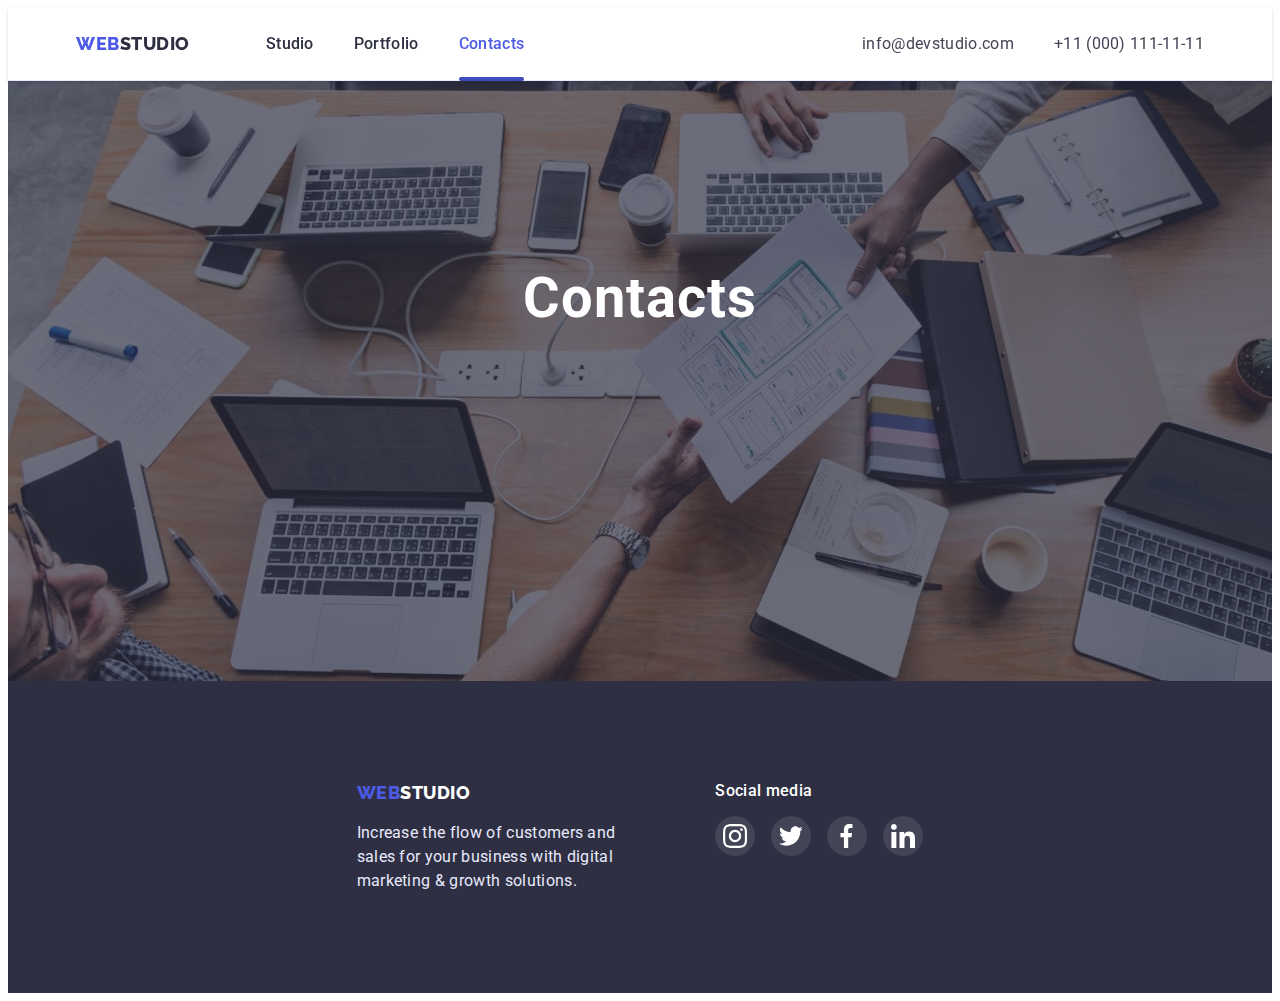
<file: contacts.html>
<!DOCTYPE html>
<html lang="en">
<head>
    <meta charset="UTF-8">
    <meta http-equiv="X-UA-Compatible" content="IE=edge">
    <meta name="viewport" content="width=device-width, initial-scale=1.0">
    <title class="title">
        Студія
    </title>
    <link rel="stylesheet" href="https://cdnjs.cloudflare.com/ajax/libs/modern-normalize/1.1.0/modern-normalize.min.css" integrity="sha512-wpPYUAdjBVSE4KJnH1VR1HeZfpl1ub8YT/NKx4PuQ5NmX2tKuGu6U/JRp5y+Y8XG2tV+wKQpNHVUX03MfMFn9Q==" crossorigin="anonymous" referrerpolicy="no-referrer" />
    <link rel="preconnect" href="https://fonts.googleapis.com"><link rel="preconnect" href="https://fonts.gstatic.com" crossorigin><link href="https://fonts.googleapis.com/css2?family=Raleway:wght@800&family=Roboto:wght@400;500;700;900&display=swap" rel="stylesheet">
    <link rel="stylesheet" href="./css/style.css">
   </head>
<body>

      <header class="header">
        
       <div class="container header-flex">
       
            <a class="header-logo" href="./index.html">Web <span class="header-logo-span">Studio</span></a>
        <nav class="header-nav">
       <ul class="header-list">
        <li class="header-item"><a class="header-link link" href="studio.html">Studio</a> </li>
        <li class="header-item"><a class="header-link link" href="portfolio.html">Portfolio</a> </li>
        <li class="header-item"><a class="header-link link current " href="contacts.html">Contacts</a>  </li>
       </ul>
        </nav> 
        
        <ul class="contacts-list"> 
            <li class="contacts-item"> <a class="contacts-link" href="mailto:info@devstudio.com">info@devstudio.com</a></li> 
         <li class="contacts-item"> <a class="contacts-link" href="tel:+110001111111">+11 (000) 111-11-11</a> </li>
         </ul>
     
       </div>
    
    </header>
    
    <main>
        <section class="hero">
         <div class="container">
             <h1 class="hero-title">Contacts</h1>
         </div>
        </section>
    
       </main>
   
   <footer class="footer">
    <div class="container footer-container">
         
            <div class="footer-content">
                <a class="footer-logo" href="./index.html">Web <span class="footer-logo-span">Studio</span></a>
                <p class="footer-text">
                    Increase the flow of customers and <br> sales for your business with digital <br> marketing & growth solutions.
                
                    <p>
            </div>
          

        
            <div class="soc-media">
                <p class="footer-soc-text">Social media</p>
                <ul class="footer-soc-list">
                   
                    <li class="footer-soc-item"><a href="" class="footer-soc-link">
                        <svg class="footer-soc-icon" width="24" height="24">
                            <use href="./img/icons.svg#icon-instagram"></use>
                        </svg>
                    </a></li>
                    <li class="footer-soc-item"><a href="" class="footer-soc-link">
                        <svg class="footer-soc-icon" width="24" height="24">
                            <use href="./img/icons.svg#icon-twitter"></use>
                        </svg>
                    </a></li>
                    <li class="footer-soc-item"><a href="" class="footer-soc-link">
                        <svg class="footer-soc-icon" width="24" height="24">
                            <use href="./img/icons.svg#icon-facebook"></use>
                        </svg>
                    </a></li>
                    <li class="footer-soc-item"><a href="" class="footer-soc-link">
                        <svg class="footer-soc-icon" width="24" height="24">
                            <use href="./img/icons.svg#icon-linkedin"></use>
                        </svg>
                    </a></li>
                </ul>
             </div>
    
    </div>
</footer>
</body>
</html>
</file>
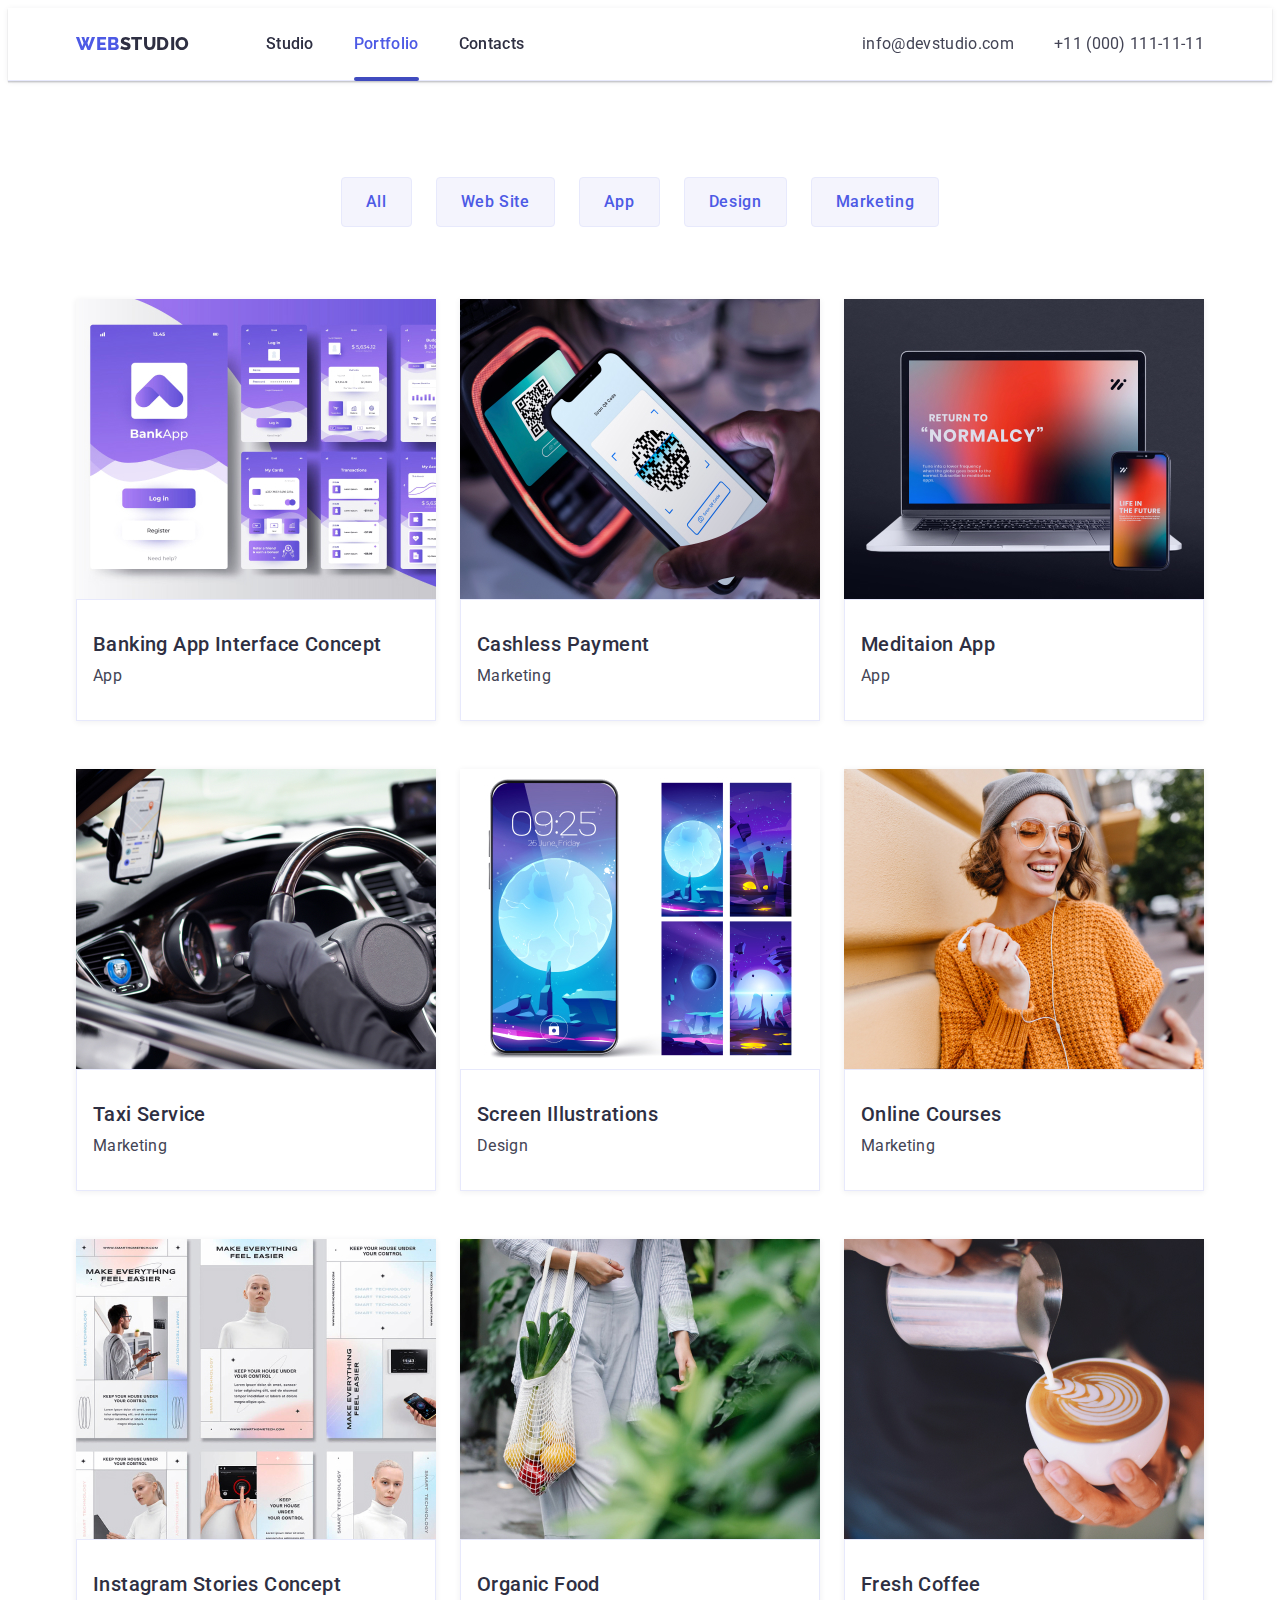
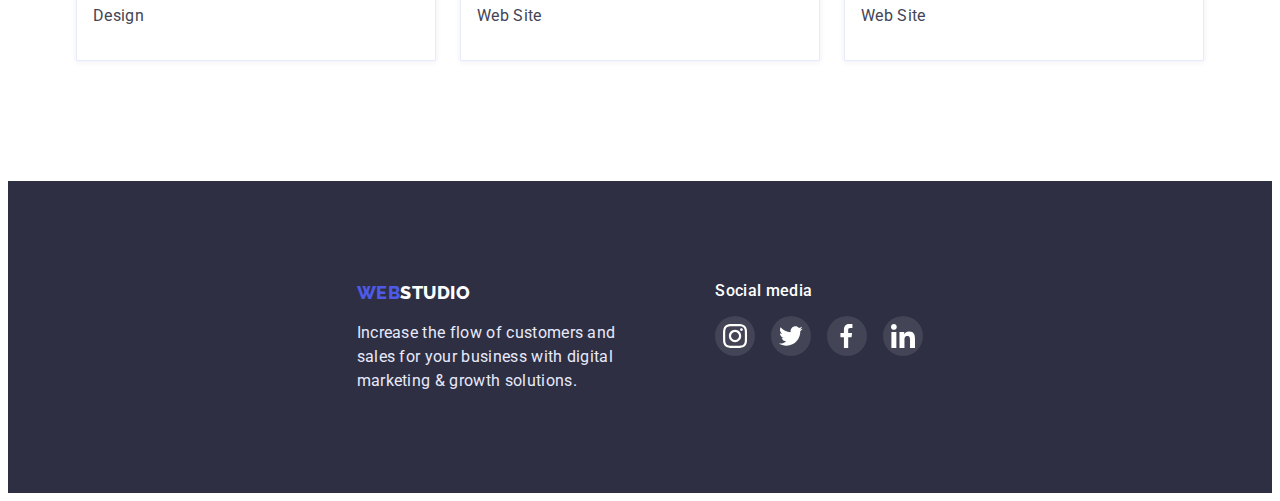
<file: portfolio.html>
<!DOCTYPE html>
<html lang="en">
<head>
    <meta charset="UTF-8">
    <meta http-equiv="X-UA-Compatible" content="IE=edge">
    <meta name="viewport" content="width=device-width, initial-scale=1.0">
    <title>Document</title>
    <title class="title">Портфоліо</title>
    <link rel="stylesheet" href="https://cdnjs.cloudflare.com/ajax/libs/modern-normalize/1.1.0/modern-normalize.min.css" integrity="sha512-wpPYUAdjBVSE4KJnH1VR1HeZfpl1ub8YT/NKx4PuQ5NmX2tKuGu6U/JRp5y+Y8XG2tV+wKQpNHVUX03MfMFn9Q==" crossorigin="anonymous" referrerpolicy="no-referrer" />
    <link rel="preconnect" href="https://fonts.googleapis.com"><link rel="preconnect" href="https://fonts.gstatic.com" crossorigin><link href="https://fonts.googleapis.com/css2?family=Raleway:wght@800&family=Roboto:wght@400;500;700;900&display=swap" rel="stylesheet">

    <link rel="stylesheet" href="./css/style.css">
    
</head>
<body>
    
    <header class="header">
        
        <div class="container header-flex">
        
             <a class="header-logo" href="./index.html">Web <span class="header-logo-span">Studio</span></a>
         <nav class="header-nav">
        <ul class="header-list">
         <li class="header-item"><a class="header-link link" href="studio.html">Studio</a> </li>
         <li class="header-item"><a class="header-link link current" href="portfolio.html">Portfolio</a> </li>
         <li class="header-item"><a class="header-link link" href="contacts.html">Contacts</a>  </li>
        </ul>
         </nav> 
         
         <ul class="contacts-list"> 
             <li class="contacts-item"> <a class="contacts-link" href="mailto:info@devstudio.com">info@devstudio.com</a></li> 
          <li class="contacts-item"> <a class="contacts-link" href="tel:+110001111111">+11 (000) 111-11-11</a> </li>
          </ul>
      
        </div>
     </header>
    <main>
      
        <section class="portfolio-slides">
            <div class="container">

                <ul class="portfolio-btn-list">
                    <li class="portfolio-btn-item"> <button class="portfolio-btn button">All</button> </li>
                    <li class="portfolio-btn-item"> <button class="portfolio-btn button">Web Site</button> </li>
                    <li class="portfolio-btn-item"> <button class="portfolio-btn button">App</button> </li>
                    <li class="portfolio-btn-item"> <button class="portfolio-btn button">Design</button> </li>
                    <li class="portfolio-btn-item"> <button class="portfolio-btn button">Marketing</button> </li>
                 
                </ul>

                <h1 class="visually-hidden">
                    Portfolio
                </h1>
                <ul class="portfolio-slides-list">
                    <li class="portfolio-slides-item"> 
                        <a class="portfolio-link" href=""> 
                           <div class="portfolio-top-wrap">
                            <img src="./img/portfolio1.jpg" alt="foto1">
                            <p class="potfolio-slides-top-text">
                                14 Stylish and User-Friendly App Design Concepts · Task Manager App · Calorie Tracker App · Exotic Fruit Ecommerce App · Cloud Storage App
                            </p>
                           </div>
                           
                           <div class="portfolio-slides-text"> 
                            <h2 class="portfolio-title">Banking App Interface Concept</h2>
                            <p class="portfolio-text">App</p>
                         </div></a>
                    </li>
                    <li class="portfolio-slides-item"> 
                        <a href="" class="portfolio-link">
                            <div class="portfolio-top-wrap">
                                <img src="./img/portfolio2.jpg" alt="foto2">
                                <p class="potfolio-slides-top-text">
                                    14 Stylish and User-Friendly App Design Concepts · Task Manager App · Calorie Tracker App · Exotic Fruit Ecommerce App · Cloud Storage App
                                </p>
                            </div>
                           
                            <div class="portfolio-slides-text">
                                <h2 class="portfolio-title">Cashless Payment</h2>
                            <p class="portfolio-text">Marketing</p>
                            </div>
                        </a>
                        
                    </li>
                    <li class="portfolio-slides-item"> 
                        <a href="" class="portfolio-link">
                            <div class="portfolio-top-wrap">
                                <img src="./img/portfolio3.jpg" alt="foto3">
                                <p class="potfolio-slides-top-text">
                                    14 Stylish and User-Friendly App Design Concepts · Task Manager App · Calorie Tracker App · Exotic Fruit Ecommerce App · Cloud Storage App
                                </p>
                            </div>
                            
                       <div class="portfolio-slides-text">
                        <h2 class="portfolio-title">Meditaion App</h2>
                        <p class="portfolio-text">App</p>
                       </div>
                        </a>
                        
                    </li>
                
                        <li class="portfolio-slides-item"> 
                            <a href="" class="portfolio-link">
                                <div class="portfolio-top-wrap">
                                    <img src="./img/portfolio4.jpg" alt="foto4">
                                    <p class="potfolio-slides-top-text">
                                        14 Stylish and User-Friendly App Design Concepts · Task Manager App · Calorie Tracker App · Exotic Fruit Ecommerce App · Cloud Storage App
                                    </p>
                                </div>
                                   <div class="portfolio-slides-text">
                                <h2 class="portfolio-title">Taxi Service</h2>
                                <p class="portfolio-text">Marketing</p>   
                            </div>
                            </a>
                            
                            
                        </li>
                        <li class="portfolio-slides-item"> 
                            <a href="" class="portfolio-link">
                                <div class="portfolio-top-wrap">
                                    <img src="./img/portfolio5.jpg" alt="foto5">
                                    <p class="potfolio-slides-top-text">
                                        14 Stylish and User-Friendly App Design Concepts · Task Manager App · Calorie Tracker App · Exotic Fruit Ecommerce App · Cloud Storage App
                                    </p>
                                </div>
                               
                                <div class="portfolio-slides-text">
                                    <h2 class="portfolio-title">Screen Illustrations</h2>
                                    <p class="portfolio-text">Design</p>
                                </div>
                            </a>
                           
                            
                        </li>
                        <li class="portfolio-slides-item"> 
                            <a href="" class="portfolio-link">
                                <div class="portfolio-top-wrap">
                                    <img src="./img/portfolio6.jpg" alt="foto6">
                                    <p class="potfolio-slides-top-text">
                                        14 Stylish and User-Friendly App Design Concepts · Task Manager App · Calorie Tracker App · Exotic Fruit Ecommerce App · Cloud Storage App
                                    </p>
                                </div>
                               
                            <div class="portfolio-slides-text">
                                <h2 class="portfolio-title">Online Courses</h2>
                                <p class="portfolio-text">Marketing</p>
                            </div>
                            </a>
                            
                            
                        </li>
                
                    
                        <li class="portfolio-slides-item"> 
                            <a href="" class="portfolio-link">
                                <div class="portfolio-top-wrap">
                                    <img src="./img/portfolio7.jpg" alt="foto7">
                                    <p class="potfolio-slides-top-text">
                                        14 Stylish and User-Friendly App Design Concepts · Task Manager App · Calorie Tracker App · Exotic Fruit Ecommerce App · Cloud Storage App
                                    </p>
                                </div>
                               
                            <div class="portfolio-slides-text">
                                <h2 class="portfolio-title">Instagram Stories Concept</h2>
                                <p class="portfolio-text">Design</p>
                            </div>
                            </a>
                            
                         </li>
                        <li class="portfolio-slides-item"> 
                            <a href="" class="portfolio-link">
                                <div class="portfolio-top-wrap">
                                    <img src="./img/portfolio8.jpg" alt="foto8">
                                    <p class="potfolio-slides-top-text">
                                        14 Stylish and User-Friendly App Design Concepts · Task Manager App · Calorie Tracker App · Exotic Fruit Ecommerce App · Cloud Storage App
                                    </p>
                                </div>
                               
                            <div class="portfolio-slides-text">
                                <h2 class="portfolio-title">Organic Food</h2>
                                <p class="portfolio-text">Web Site</p>
                            </div>
                            </a>
                            
                           
                        </li>
                        <li class="portfolio-slides-item"> 
                            <a href="" class="portfolio-link">
                                <div class="portfolio-top-wrap">
                                    <img src="./img/portfolio9.jpg" alt="foto9">
                                    <p class="potfolio-slides-top-text">
                                        14 Stylish and User-Friendly App Design Concepts · Task Manager App · Calorie Tracker App · Exotic Fruit Ecommerce App · Cloud Storage App
                                    </p>
                                </div>
                                
                            <div class="portfolio-slides-text">
                                <h2 class="portfolio-title">Fresh Coffee</h2>
                                <p class="portfolio-text">Web Site</p>
                            </div>
                            </a>
                            
                            
                        </li>
                    </ul>
                
            </div>
               
            </section>
        </main>


        <footer class="footer">
            <div class="container footer-container">
                 
                    <div class="footer-content">
                        <a class="footer-logo" href="./index.html">Web <span class="footer-logo-span">Studio</span></a>
                        <p class="footer-text">
                            Increase the flow of customers and <br> sales for your business with digital <br> marketing & growth solutions.
                        
                            <p>
                    </div>
                  
                    <div class="soc-media">
                        <p class="footer-soc-text">Social media</p>
                        <ul class="footer-soc-list">
                           
                            <li class="footer-soc-item"><a href="" class="footer-soc-link">
                                <svg class="footer-soc-icon" width="24" height="24">
                                    <use href="./img/icons.svg#icon-instagram"></use>
                                </svg>
                            </a></li>
                            <li class="footer-soc-item"><a href="" class="footer-soc-link">
                                <svg class="footer-soc-icon" width="24" height="24">
                                    <use href="./img/icons.svg#icon-twitter"></use>
                                </svg>
                            </a></li>
                            <li class="footer-soc-item"><a href="" class="footer-soc-link">
                                <svg class="footer-soc-icon" width="24" height="24">
                                    <use href="./img/icons.svg#icon-facebook"></use>
                                </svg>
                            </a></li>
                            <li class="footer-soc-item"><a href="" class="footer-soc-link">
                                <svg class="footer-soc-icon" width="24" height="24">
                                    <use href="./img/icons.svg#icon-linkedin"></use>
                                </svg>
                            </a></li>
                        </ul>
                     </div>
            
            </div>
        </footer>

        

   
</header>
</body>
</html>
</file>
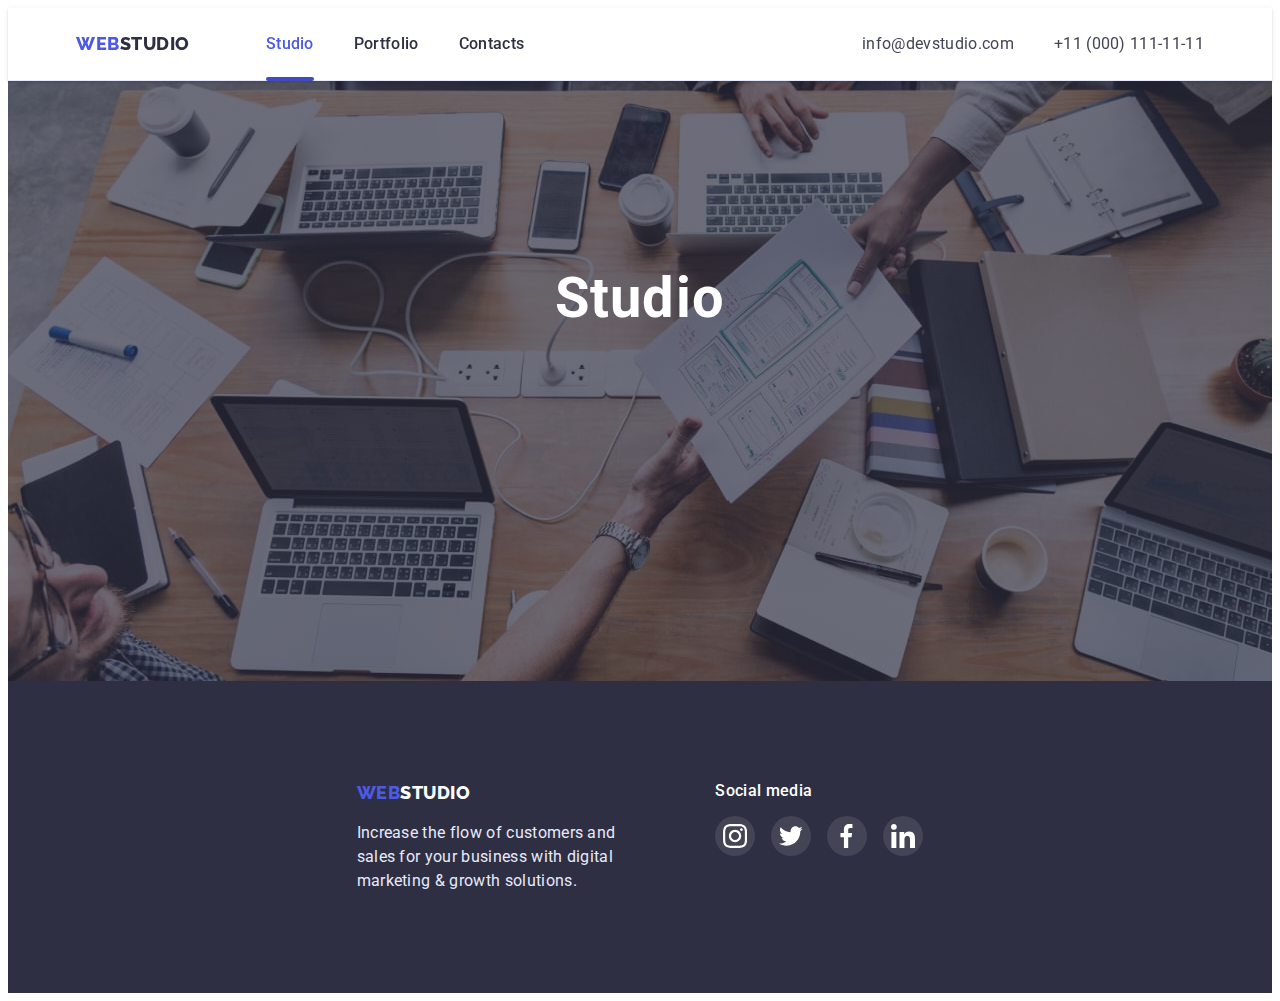
<file: studio.html>
<!DOCTYPE html>
<html lang="en">
<head>
    <meta charset="UTF-8">
    <meta http-equiv="X-UA-Compatible" content="IE=edge">
    <meta name="viewport" content="width=device-width, initial-scale=1.0">
    <title class="title">
        Студія
    </title>
    <link rel="stylesheet" href="https://cdnjs.cloudflare.com/ajax/libs/modern-normalize/1.1.0/modern-normalize.min.css" integrity="sha512-wpPYUAdjBVSE4KJnH1VR1HeZfpl1ub8YT/NKx4PuQ5NmX2tKuGu6U/JRp5y+Y8XG2tV+wKQpNHVUX03MfMFn9Q==" crossorigin="anonymous" referrerpolicy="no-referrer" />
    <link rel="preconnect" href="https://fonts.googleapis.com"><link rel="preconnect" href="https://fonts.gstatic.com" crossorigin><link href="https://fonts.googleapis.com/css2?family=Raleway:wght@800&family=Roboto:wght@400;500;700;900&display=swap" rel="stylesheet">
    <link rel="stylesheet" href="./css/style.css">
   </head>
<body>

      <header class="header">
        
       <div class="container header-flex">
       
            <a class="header-logo" href="./index.html">Web <span class="header-logo-span">Studio</span></a>
        <nav class="header-nav">
       <ul class="header-list">
        <li class="header-item"><a class="header-link link current" href="studio.html">Studio</a> </li>
        <li class="header-item"><a class="header-link link" href="portfolio.html">Portfolio</a> </li>
        <li class="header-item"><a class="header-link link" href="contacts.html">Contacts</a>  </li>
       </ul>
        </nav> 
        
        <ul class="contacts-list"> 
            <li class="contacts-item"> <a class="contacts-link" href="mailto:info@devstudio.com">info@devstudio.com</a></li> 
         <li class="contacts-item"> <a class="contacts-link" href="tel:+110001111111">+11 (000) 111-11-11</a> </li>
         </ul>
     
       </div>
    
    </header>
    
      <main>
       <section class="hero">
        <div class="container">
            <h1 class="hero-title">Studio</h1>
        </div>
       </section>
   
      </main>
       
       <footer class="footer">
        <div class="container footer-container">
             
                <div class="footer-content">
                    <a class="footer-logo" href="./index.html">Web <span class="footer-logo-span">Studio</span></a>
                    <p class="footer-text">
                        Increase the flow of customers and <br> sales for your business with digital <br> marketing & growth solutions.
                    
                        <p>
                </div>
              
    
            
                <div class="soc-media">
                    <p class="footer-soc-text">Social media</p>
                    <ul class="footer-soc-list">
                       
                        <li class="footer-soc-item"><a href="" class="footer-soc-link">
                            <svg class="footer-soc-icon" width="24" height="24">
                                <use href="./img/icons.svg#icon-instagram"></use>
                            </svg>
                        </a></li>
                        <li class="footer-soc-item"><a href="" class="footer-soc-link">
                            <svg class="footer-soc-icon" width="24" height="24">
                                <use href="./img/icons.svg#icon-twitter"></use>
                            </svg>
                        </a></li>
                        <li class="footer-soc-item"><a href="" class="footer-soc-link">
                            <svg class="footer-soc-icon" width="24" height="24">
                                <use href="./img/icons.svg#icon-facebook"></use>
                            </svg>
                        </a></li>
                        <li class="footer-soc-item"><a href="" class="footer-soc-link">
                            <svg class="footer-soc-icon" width="24" height="24">
                                <use href="./img/icons.svg#icon-linkedin"></use>
                            </svg>
                        </a></li>
                    </ul>
                 </div>
        
        </div>
    </footer>
</body>
</html>
</file>
<file: css/style.css>
body {
    background-color: #FFFFFF;
    color: #434455;
    font-family: 'Roboto', 'Raleway', sans-serif;
   
}
* {
    box-sizing: border-box;
}

:root {
    --first-title-color: #FFFFFF;
  --title-color: #2E2F42 ;
 --text-color: #434455;
 --focus-hover-color: #4D5AE5 ;
 --btn-background-color : #4D5AE5 ;
 --btn-background-focus-color:#404BBF;
 --logo-color:#4D5AE5 ;
 --lh-title:1.2;
 --lh-header-text:1.5;
}
img {
    display: block;
    max-width: 100%;
    width: auto;
}
button {
    display: block;
    border: none;
    cursor: pointer;
    border-radius: 4px;
    
}


 ul, ol {
    padding-left: 0;
    margin: 0;
    list-style: none;
 }
 .link:hover,
  .link:focus {
    color: var(--focus-hover-color);

 }
 a {
    text-decoration: none;
   
    // color: inherit;
    
     }
 p,
 h1,
 h2,
 h3,
 h4{
    margin: 0;
 }

 

 .container {
    width: 1158px;
    margin-left: auto;
    margin-right: auto;
    padding: 0 15px; 
 }

 

  /*-------------------------------- HEADER -------------------------------------*/


  .header { 
   position: sticky;
    background-color: #FFFFFF;
    border-bottom: 1px solid #E7E9FC;
    box-shadow: 0px 2px 1px rgba(46, 47, 66, 0.08), 0px 1px 1px rgba(46, 47, 66, 0.16), 0px 1px 6px rgba(46, 47, 66, 0.08);
    
    width: 100%;
    top: 0;
    left: 0;
    z-index: 1 ;
  }
  .header-logo{
     display: flex;
      font-family: 'Raleway';
      font-weight: 800;
      font-size: 18px;
      line-height: 1.33;
      /* identical to box height, or 133% */
      
      align-items: center;
      letter-spacing: 0.03em;
      text-transform: uppercase;
      color: var(--logo-color);
     
  }

  .header-logo-span {
    color: var(--title-color);
    transition: color 250ms cubic-bezier(0.4, 0, 0.2, 1);
}

.header-logo-span:hover,
.header-logo-span:focus {
    color: var(--focus-hover-color);
}

  .header-logo:hover,
  .header-logo:focus{
  color:var(--focus-hover-color);
  }
  .header-nav {
    margin-left : 76px;
  }
  
  .header-list {
    display: flex;
    
  }
  .header-item {
    margin-right: 40px;
  }
  .header-list, .header-item:last-child {
    margin-right: 0;
  }
  
  .header-link {
    display: block;
      font-family: 'Roboto';
  font-weight: 500;
  font-size: 16px;
  line-height: var(--lh-header-text);
  /* identical to box height, or 150% */
  letter-spacing: 0.02em;
  /* NAVY BLUE */
  color: var(--title-color,#2E2F42);
  padding-top: 24px;
  padding-bottom: 24px;
  position: relative;

  transition: color 250ms cubic-bezier(0.4, 0, 0.2, 1);
  }

  .header-link.current::after {
    content: '' ;
    position: absolute;

    width: 100%;
   height: 4px;
   left: 0px;
   bottom: -1px;

   background: #404BBF;
   border-radius: 2px;
   }

   .current {
    color: var(--focus-hover-color);
 }
  

  .contacts-list
  {
    display: flex;
    margin-left: auto;
  }
 
 .contacts-item{
    margin-right: 40px;
 }
 .contacts-item:nth-child(2n) {
    margin-right: 0;
 }
  


   .contacts-link {
    display: block;
    padding-top: 24px;
    padding-bottom: 24px;

    font-family: 'Roboto';
  font-weight: 400;
  font-size: 16px;
  line-height: var(--lh-header-text);
  /* identical to box height, or 150% */
  letter-spacing: 0.02em;
  /* SLATE */

  color: var(--text-color,#434455);

  transition: color 250ms cubic-bezier(0.4, 0, 0.2, 1);
   }

   .contacts-link:hover,
   .contacts-link:focus {
    color: var(--focus-hover-color);
   }

   .header-flex {
    display: flex;
    align-items: center;
 }


  /*--------------------------- HERO ----------------------------*/
  
  .hero {
      background-image: linear-gradient(
        rgba(46, 47, 66, 0.7),
        rgba(46, 47, 66, 0.7)
      ) , url(../img/people-office\ 1.jpg);

      background-repeat: no-repeat;
    background-size: cover; 
      text-align: center;

      max-width: 1440px;
      height: 600px;
      padding: 188px 0 ;
      margin: 0 auto;
  }
  .hero-title {

      /* Header 1 */
  font-family: 'Roboto';
  font-style: normal;
  font-weight: 700;
  font-size: 56px;
  line-height: 1.07;
  /* or 107% */
  letter-spacing: 0.02em;
  color: #FFFFFF;

 width: 496px;
 margin: 0 auto;
 margin-bottom: 48px;
  }


 
  .hero-button {
      background: var(--btn-background-color);
      font-family: 'Roboto';
  font-weight: 500;
  font-size: 16px;
  line-height:var(--lh-header-text);
  /* identical to box height, or 150% */
  letter-spacing: 0.04em;
  color: #FFFFFF;
  cursor: pointer;
  border-radius: 4px;
  border-color: var(--btn-background-color);
  min-width: 169px;
 padding: 16px 32px;
margin: auto;
transition:  background-color 250ms cubic-bezier(0.4, 0, 0.2, 1) ;
    
  }
   
  .hero-button:focus,
  .hero-button:hover {
    background-color: var(--btn-background-focus-color);
  }
  
  /*------------------ FUTURES --------------------*/
  
 
  .futures-icons-link {
    width: 100%;
    height: 100%;
    background-color: #F4F4FD;
    border-radius: 4px;
    display: flex;
    align-items: center;
    justify-content: center;
    fill: black;
    height: 112px;
    transition: fill 250ms cubic-bezier(0.4, 0, 0.2, 1), background-color 250ms cubic-bezier(0.4, 0, 0.2, 1) ;
  
  }

  .futures-icons-link:focus,
  .futures-icons-link:hover {
    fill: var(--btn-background-focus-color);
  }




  .futures {  
  padding: 120px 0 ;
   
  }

  .futures-list {
    display: flex;
    justify-content: center;
    gap: 24px;
    
  }
  

.futures-item {
    width: 264px;
  }


  .visually-hidden {
      position: absolute;
      width: 1px;
      height: 1px;
      margin: -1px;
      border: 0;
      padding: 0;
      white-space: nowrap;
      clip-path: inset(100%);
      clip: rect(0 0 0 0);
      overflow: hidden;
  
  }
  .futures-caption {
      /* Header 3 */
  font-family: 'Roboto';
  font-weight: 500;
  font-size: 20px;
  line-height: var(--lh-title);
  /* identical to box height, or 120% */
  letter-spacing: 0.02em;
  /* NAVY BLUE */
  color: #2E2F42;
  margin-bottom: 8px;
  margin-top: 8px;
  }
  
  .futures-text {
      font-family: 'Roboto';
  font-weight: 400;
  font-size: 16px;
  line-height:var(--lh-header-text);
  /* or 150% */
  letter-spacing: 0.02em;
  /* SLATE */
  color: #434455;
  
  }

  .futures-list { 
    display: flex;
  }

  
  /*------------------ SLIDES --------------------*/
  
  .slides {
  
     padding-bottom: 120px;
  }
  .slides-caption {
      font-family: 'Roboto';
  font-style: normal;
  font-weight: 700;
  font-size: 36px;
  line-height: 1.11;
  /* identical to box height, or 111% */
  text-align: center;
  letter-spacing: 0.02em;
  text-transform: capitalize;
  color: #2E2F42;
  margin-bottom: 72px;
  }
  .slides-list {
    display: flex;
  
  }
  .slides-item {
    margin-right: 24px;
  }
  .slides-item:nth-child(3n)
 {
    margin-right: 0;
 }


  
  /*------------------ TEAM --------------------*/
  
  .team {
      background-color: #F4F4FD;
      padding-top: 120px;
      padding-bottom: 120px;
  }
  .our-team {
      font-family: 'Roboto';
  font-weight: 700;
  font-size: 36px;
  line-height: 1.11;
  /* identical to box height, or 111% */
  text-align: center;
  letter-spacing: 0.02em;
  text-transform: capitalize;
  color: #2E2F42;
  margin-bottom: 72px;

  
  }
  .team-list {
    display: flex;
  
  }
  .team-item {
    margin-right: 24px;
    background: #FFFFFF;
box-shadow: 0px 1px 6px rgba(46, 47, 66, 0.08),
 0px 1px 1px rgba(46, 47, 66, 0.16),
  0px 2px 1px rgba(46, 47, 66, 0.08);
border-radius: 0px 0px 4px 4px;
  }
.team-item:nth-child(4n) {
    margin-right: 0;
}

  .team-caption {
      font-family: 'Roboto';
  font-style: normal;
  font-weight: 500;
  font-size: 20px;
  line-height: 1var(--lh-title);
  /* identical to box height, or 120% */
  text-align: center;
  letter-spacing: 0.02em;
  /* NAVY BLUE */
  color: #2E2F42;
 margin-bottom: 8px;
 margin-top: 32px;
  }
  .team-title {
      /* Body */
  font-family: 'Roboto';
  font-style: normal;
  font-weight: 400;
  font-size: 16px;
  line-height: var(--lh-header-text) ;
  /* identical to box height, or 150% */
  text-align: center;
  letter-spacing: 0.02em;
  /* SLATE */
  color: #434455;
  
}

.team-soc-list {
  display: flex;
  justify-content: center;
  gap: 24px;
  margin-top: 8px;
  padding-bottom: 32px;
}
.team-soc-item {
 width: 40px;
 height: 40px;
 
 
}

.team-soc-link {
  display: flex;
  align-items: center;
  justify-content: center;
  width: 100%;
  height: 100%;
  background-color:var(--btn-background-color);
  fill: #FFFFFF;
  border-radius: 50%;
  transition: background-color 250ms linear ;
  
}
.team-soc-link:hover,
.team-soc-link:focus {
background-color: var(--btn-background-focus-color);
}






/*---------------------------- CUSTOMERS --------------------------*/

.cutomer-flex{
 padding: 120px 0 ;
  
}
.costpmers-title {
  font-family: 'Roboto';
  font-weight: 700;
  font-size: 36px;
  line-height: 1.11;
  /* identical to box height, or 111% */
  text-align: center;
  letter-spacing: 0.02em;
  text-transform: capitalize;

  color: #2E2F42;

  margin-bottom: 72px;
}

.customers-list {
  display: flex;
  justify-content: center;
 gap: 24px;
 
}
.customers-item {
  width: 168px;
  height: 88px;
  justify-content: center;
  align-items: center;
  

}
.customers-link {
  display: flex;
  align-items: center;
  justify-content: center;
  width: 100%;
  height: 100%;
  border: 1px solid currentColor;
border-radius: 4px;
color : #8E8F99;
transition: color 250ms cubic-bezier(0.4, 0, 0.2, 1), border 250ms cubic-bezier(0.4, 0, 0.2, 1) ;
  
}

.customers-link:hover,
.customers-link:focus {
color: var(--btn-background-focus-color);
}

.cutomers-icon {
  fill: currentColor;
}

/*------------------ PORTFOLIO --------------------*/

.portfolio-title {
    font-family: 'Roboto';
font-style: normal;
font-weight: 500;
font-size: 20px;
line-height: var(--lh-title);
/* identical to box height, or 120% */
letter-spacing: 0.02em;
/* NAVY BLUE */
color: var(--title-color,#2E2F42);

margin-bottom: 8px;  
}

.portfolio-text {
    font-family: 'Roboto';
font-style: normal;
font-weight: 400;
font-size: 16px;
line-height: var(--lh-header-text);
/* identical to box height, or 150% */
letter-spacing: 0.02em;
/* SLATE */
color: var(--text-color,#434455);
}

/*------------------ PPORTFOLIO SLIDES --------------------*/


.portfolio-slides {
  padding-bottom: 120px; 
}

.portfolio-btn-list{
    display: flex;
   justify-content: center;
   text-align: center;
    margin-bottom: 72px ;
    margin-top: 96px;
    gap: 24px;

   
}
.portfolio-btn {
   font-family: 'Roboto';
font-weight: 500;
font-size: 16px;
line-height: var(--lh-header-text);
/* identical to box height, or 150% */

align-items: center;
text-align: center;
letter-spacing: 0.04em;

    /* CLOUD */
    background: #F4F4FD;
    /* CORNFLOWER */
    border: 1px solid #E7E9FC;
    border-radius: 4px;
 color: #4D5AE5;
 padding: 12px 24px;
 cursor: pointer;

 transition: color 250ms cubic-bezier(0.4, 0, 0.2, 1), background-color 250ms cubic-bezier(0.4, 0, 0.2, 1) , box-shadow 250ms cubic-bezier(0.4, 0, 0.2, 1);
  
}
.portfolio-btn:hover,
.portfolio-btn:focus{
color: var(--first-title-color);
background-color: var(--btn-background-focus-color);
box-shadow: 0px 3px 1px rgba(0, 0, 0, 0.1), 0px 2px 1px rgba(0, 0, 0, 0.08), 0px 2px 2px rgba(0, 0, 0, 0.12);
}

.portfolio-slides-list {
    display: flex;
    flex-wrap: wrap;
    gap: 48px 24px;
}
.portfolio-slides-item {
  position: relative;
  box-shadow: 0px 1px 6px rgba(46, 47, 66, 0.08);
    width: 360px;
}
.portfolio-link:hover .potfolio-slides-top-text,
.portfolio-link:focus .potfolio-slides-top-text {
  transform: translateY(0%);
  transition: transform 250ms cubic-bezier(0.4, 0, 0.2, 1);
}

.portfolio-top-wrap{
  position: relative;
  overflow: hidden;
}

.potfolio-slides-top-text {
  position: absolute;
  transform: translateY(100%) ;
  transition: transform 250ms cubic-bezier(0.4, 0, 0.2, 1);
  overflow: auto;
  top: 0;
  padding: 40px;
 height: 100%;
  font-family: 'Roboto';

font-weight: 400;
font-size: 16px;
line-height: 1.5;
/* or 150% */
letter-spacing: 0.02em;

background: rgba(77, 90, 229, 0.906);

color: #F4F4FD;

}

.portfolio-slides-link, .portfolio-slides-item:nth-child(3n) {
    margin-right: 0;
}
 .portfolio-slides-text {
  border-top: 0; 
  border: 1px solid #E7E9FC;
  padding-left: 16px;
  padding-top: 32px;
  padding-bottom: 32px;
 }
 .portfolio-link {
  display: block;
  transition: box-shadow 250ms cubic-bezier(0.4, 0, 0.2, 1);
  
 }

 .portfolio-link:hover,
 .portfolio-link:focus
  {
  box-shadow: 0px 1px 6px rgba(46, 47, 66, 0.08), 0px 1px 1px rgba(46, 47, 66, 0.16), 0px 2px 1px rgba(46, 47, 66, 0.08);
 }



/*------------------ FOOTER --------------------*/

.footer{
    background-color: #2E2F42;
    padding: 100px 0 ;
}
.footer-container {
  display: flex;
  justify-content: center;
}
.footer-content {
  max-width: 264px;
}
.footer-logo { 
    display: flex;
    font-family: 'Raleway';
    font-style: normal;
    font-weight: 800;
    font-size: 18px;
    line-height: 1.33;
    /* identical to box height, or 133% */
    display: flex;
    align-items: center;
    letter-spacing: 0.03em;
    text-transform: uppercase; 
    color: var(--logo-color);

    margin-bottom: 16px;
} 

.footer-logo:hover,
.footer-logo:focus{
    color: var(--focus-hover-color);
}



.footer-logo-span { 
color: #FFFFFF  ;
transition: color 250ms cubic-bezier(0.4, 0, 0.2, 1);
   
}

.footer-logo-span:hover,
.footer-logo-span:focus {
    color: var(--focus-hover-color);
}

.footer-text {

    font-family: 'Roboto';
font-style: normal;
font-weight: 400;
font-size: 16px;
line-height: var(--lh-header-text);
/* or 150% */
letter-spacing: 0.02em;
/* CORNFLOWER */
color: #E7E9FC;

} 

/*---------------------------- FOOTER-SOCIAL-MEDIA ----------------------------*/

.soc-media {
  margin-left: 100px;
}

.footer-soc-text{
  margin-right: auto;
 
  font-family: 'Roboto';
font-weight: 500;
font-size: 16px;
line-height: var(--lh-title) ;
/* identical to box height, or 150% */
letter-spacing: 0.02em;

color: #FFFFFF;

margin-bottom: 16px;
}
.footer-soc-list {
  display: flex;
  justify-content: center;
  gap: 16px;
  
}
.footer-soc-item {
  width: 40px;
  height: 40px;

}
.footer-soc-link {
  display: flex;
  align-items: center;
  justify-content: center;
  width: 100%;
  height: 100%;
  background-color: #434455;
  fill: #FFFFFF;
  border-radius: 50%;
  transition: background-color 250ms cubic-bezier(0.4, 0, 0.2, 1) ;
  outline: none;
}

.footer-soc-link:hover,
.footer-soc-link:focus {
  background-color: #31D0AA;
  outline: none;
}

.footer-subscribe {
  width: 453px;
  height: 80px;
 margin-left: 80px;
}

.footer-title {
  font-family: 'Roboto';
font-weight: 500;
font-size: 16px;
line-height: var(--lh-header-text);
letter-spacing: 0.02em;

color:var(--first-title-color);

margin-bottom: 16px;
}
.footer-subscribe-wrap {
  display: flex;
  align-items: center;
  gap: 24px;
}

.footer-input {
  width: 264px;
  height: 40px;
  font-family: 'Roboto';
  font-weight: 500;
  font-size: 16px;
  line-height: var(--lh-header-text);
  letter-spacing: 0.04em;

  color: #FFFFFF;
  background-color: transparent;
  border: 1px solid rgba(255, 255, 255, 0.3);
filter: drop-shadow(0px 4px 4px rgba(0, 0, 0, 0.15));
border-radius: 4px;
outline: none;
transition: border 250ms cubic-bezier(0.4, 0, 0.2, 1);
}

.footer-input:focus {
  border: 1px solid #4D5AE5;
  outline: none;
}

.footer-btn {
  width: 165px;
  height: 40px;
  font-family: 'Roboto';
font-weight: 500;
font-size: 16px;
line-height: var(--lh-header-text);
letter-spacing: 0.04em;

display: flex;
align-items: center;
text-align: center;
padding: 8px 24px;
gap: 16px;

outline: none;
background-color: var(--btn-background-color);
color: #FFFFFF;
transition: background-color 250ms cubic-bezier(0.4, 0, 0.2, 1);
}

.footer-btn:hover,
.footer-btn:focus {
  background-color: var(--btn-background-focus-color);
}


/*---------------------------- MODAL ----------------------------*/

.backdrop {
  position: fixed;
  top: 0;

  width: 100%;
  height: 100%;
  background-color: rgba(0, 0, 0, 0.39);
  transition: opacity 250ms cubic-bezier(0.4, 0, 0.2, 1), visibility 250ms cubic-bezier(0.4, 0, 0.2, 1)  ;
}

.modal {
  position: absolute;
  top: 50%;
  left: 50%;
   
  width: 408px;
  height: 576px;
  background: #FCFCFC;
  border-radius: 4px;
 transform: translate(-50%,-50%) scale(1);
 transition: transform 250ms cubic-bezier(0.4, 0, 0.2, 1);
 padding: 20px;
}

.backdrop.is-hidden .modal {
  transform: translate(-50%,-50%) scale(0 );
}

.modal-close {
  display: flex;
  align-items: center;
  justify-content: center;
  margin-left: auto;
  margin-bottom: 24px;

  width: 24px;
  height: 24px;
  border-radius: 50%;

  background-color: #E7E9FC;
  border: none;
  fill: black;
  transition: fill 250ms cubic-bezier(0.4, 0, 0.2, 1), background-color 250ms cubic-bezier(0.4, 0, 0.2, 1);
}

.modal-title {
  font-family: 'Roboto';
font-weight: 500;
font-size: 16px;
line-height: var(--lh-header-text);

text-align: center;
letter-spacing: 0.02em;

color: #2E2F42;

margin-bottom: 16px;
}

.modal-close:hover,
.modal-close:focus {
background-color: var(--text-color);
fill: var(--first-title-color);
}

.is-hidden {
   opacity: 0;
   visibility: hidden;
   pointer-events: 0;
     
}
.modal-form {

}

.modal-field {
  margin-bottom: 8px; 
}
.modal-field-comment{
  margin-bottom: 16px; 
}

.modal-input{
  width: 100%;
  height: 40px;
  border: 1px solid rgba(33, 33, 33, 0.2);
border-radius: 4px;
background-color: transparent;


font-family: 'Roboto';
font-weight: 500;
font-size: 14px;
line-height: var(--lh-header-text);


letter-spacing: 0.02em;

color: #2E2F42;
padding-left: 38px;
outline-color: none ;
}

.modal-input:focus + .input-icon {
fill: var(--focus-hover-color);
}


.input-wrap {
  position: relative;
}
.input-icon {
position: absolute;
left: 0;
margin-left: 16px;
top: 50%;
transform: translateY(-50%);
fill: #2E2F42;
transition: fill 250ms cubic-bezier(0.4, 0, 0.2, 1);
}

.input-icon:hover,
.input-icon:focus {
  fill: var(--focus-hover-color);
}


.modal-comment {
  width: 100%;
  height: 120px;
  border: 1px solid rgba(33, 33, 33, 0.2);
border-radius: 4px;
background-color: transparent;

font-family: 'Roboto';
font-weight: 400;
font-size: 12px;
line-height: 1.33;
letter-spacing: 0.04em;

color: rgba(117, 117, 117, 0.5);
outline-color: none;
}

.modal-comment:hover,
.modal-comment:focus {
  fill: var(--focus-hover-color) ;
}


.input-text {
  display: inline;
  margin-bottom: 4px;
  font-family: 'Roboto';
  font-weight: 400;
  font-size: 12px;
  line-height: 1.33;
  letter-spacing: 0.04em;
  
  color: #8E8F99;
  
}

.chekbox-text {
  font-family: 'Roboto';
font-weight: 400;
font-size: 12px;
line-height: var(--lh-title);
letter-spacing: 0.04em;

color: #757575;

display: flex;
align-items: center;
}

.chekbox-text span {
  width: 16px;
height: 16px;

border: 1.25px solid #2E2F42;
border-radius: 2px;


margin-right: 7px;

display: flex;
align-items: center;
justify-content: center;
fill: transparent;
transition: background-color 250ms cubic-bezier(0.4, 0, 0.2, 1) , fill 250ms cubic-bezier(0.4, 0, 0.2, 1);
}

.input-check:checked + .chekbox-text span {
  background-color:var(--btn-background-focus-color);
 border: none;
 fill: #F4F4FD;
}

.chekbox-link {
  transition: color 250ms cubic-bezier(0.4, 0, 0.2, 1);
}

.agreement-space {
  margin-bottom: 24px;
}

.modal-btn {
  margin-left: auto;
  margin-right: auto;   
  width: 169px;
height: 56px;
left: 635px;
top: 584px;

font-family: 'Roboto';
font-weight: 500;
font-size: 16px;
line-height: var(--lh-header-text);
letter-spacing: 0.04em;

color: #FFFFFF;


background: #4D5AE5;
box-shadow: 0px 4px 4px rgba(0, 0, 0, 0.15);
border-radius: 4px;
transition: background-color 250ms cubic-bezier(0.4, 0, 0.2, 1);
}

.modal-btn:hover,
.modal-btn:focus {
background-color: var(--btn-background-focus-color);
}
</file>
